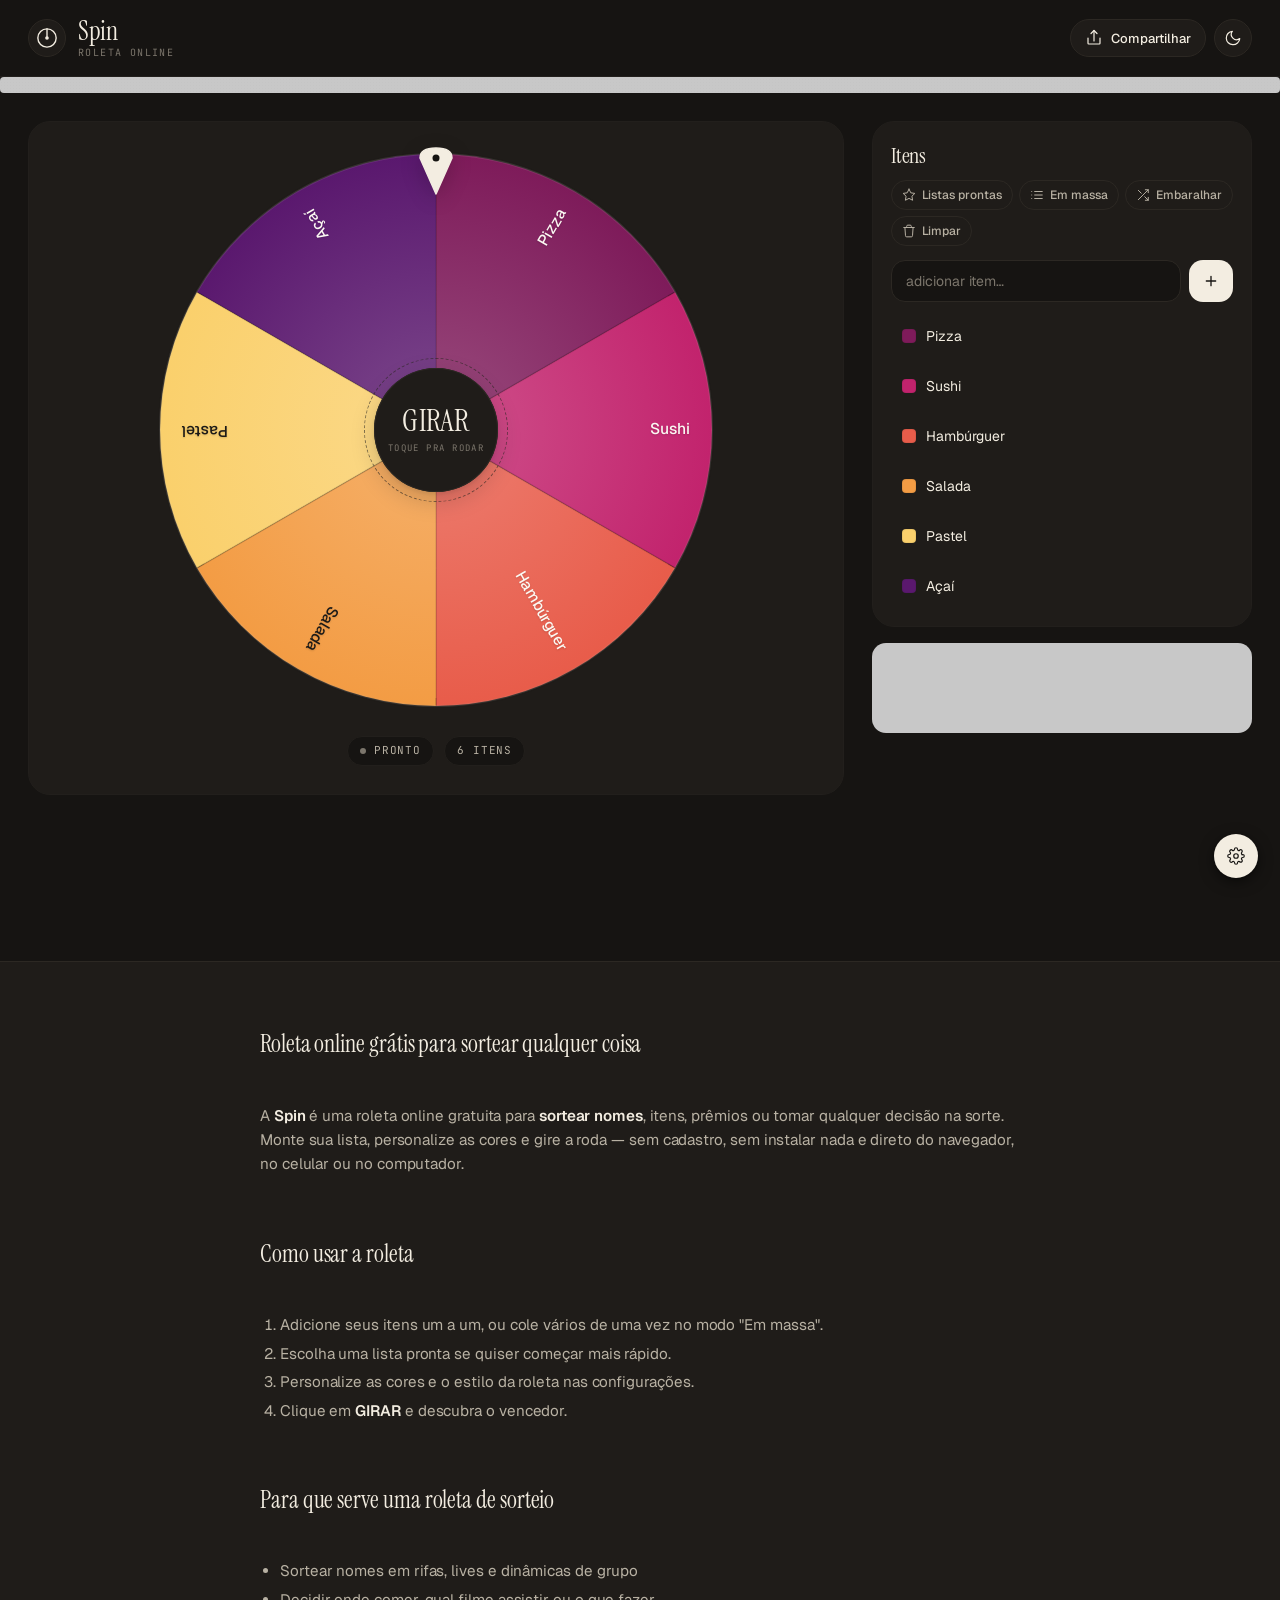
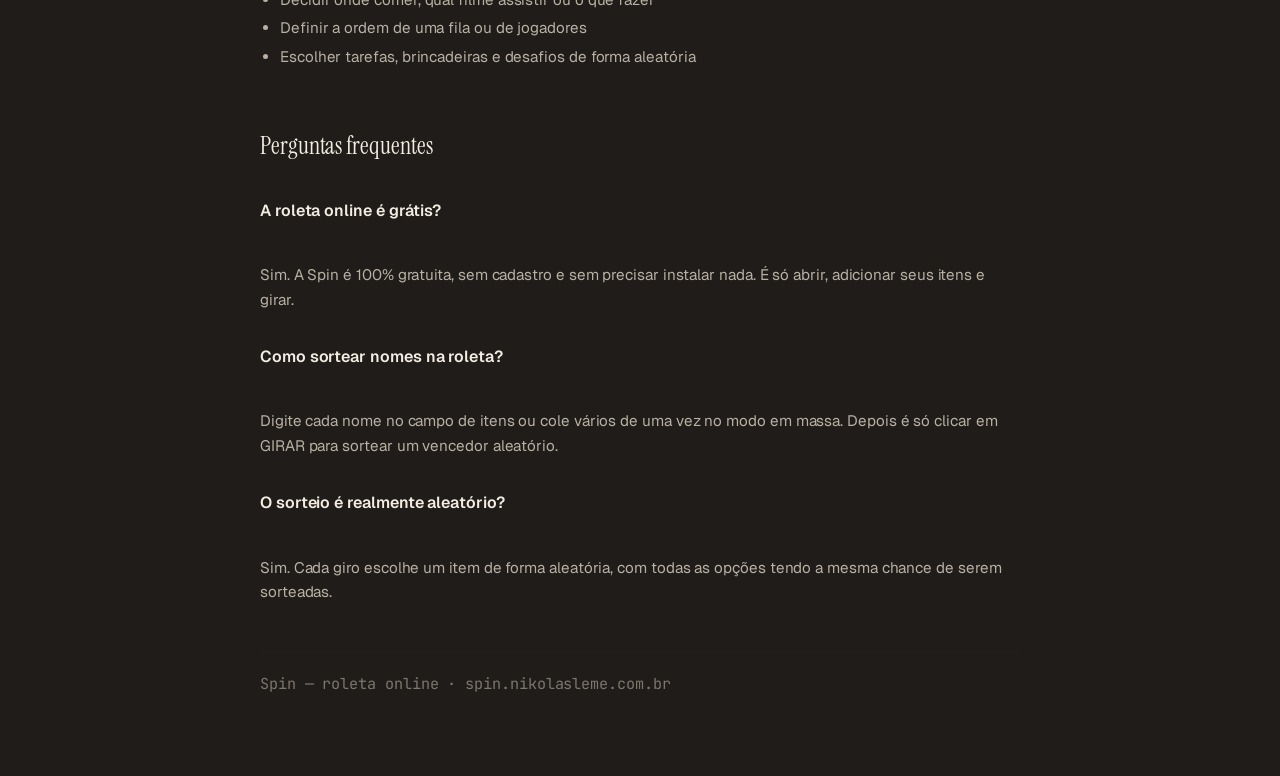
<file: index.html>
<!doctype html>
<html lang="pt-br">
  <head>
    <meta charset="utf-8" />
    <meta
      name="viewport"
      content="width=device-width, initial-scale=1, viewport-fit=cover"
    />
    <title>Roleta Online Grátis para Sortear Nomes e Itens | Spin</title>

    <!-- SEO -->
    <meta
      name="description"
      content="Roleta online grátis para sortear nomes, itens e tomar decisões. Adicione sua lista, personalize as cores e gire a roda da sorte. Sem cadastro, sem instalar."
    />
    <meta
      name="keywords"
      content="roleta online, roleta grátis, sorteador online, sortear nomes, roda da sorte online, roleta de nomes, roleta personalizável, sortear itens, girar roleta, sorteio online grátis, roleta de decisão"
    />
    <meta name="robots" content="index, follow, max-image-preview:large" />
    <meta name="author" content="Nikolas Leme" />
    <meta name="google-adsense-account" content="ca-pub-3601510452809822" />
    <meta name="theme-color" content="#eee6d8" media="(prefers-color-scheme: light)" />
    <meta name="theme-color" content="#161412" media="(prefers-color-scheme: dark)" />
    <link rel="canonical" href="https://spin.nikolasleme.com.br/" />

    <!-- Favicon / PWA -->
    <link rel="icon" href="/favicon.svg" type="image/svg+xml" />
    <link rel="apple-touch-icon" href="/favicon.svg" />
    <link rel="manifest" href="/site.webmanifest" />

    <!-- Open Graph -->
    <meta property="og:type" content="website" />
    <meta
      property="og:title"
      content="Roleta Online Grátis para Sortear Nomes e Itens | Spin"
    />
    <meta
      property="og:description"
      content="Roleta online grátis para sortear nomes, itens e tomar decisões. Adicione sua lista, personalize e gire a roda da sorte. Sem cadastro."
    />
    <meta property="og:url" content="https://spin.nikolasleme.com.br/" />
    <meta property="og:image" content="https://spin.nikolasleme.com.br/og-image.png" />
    <meta property="og:image:width" content="1200" />
    <meta property="og:image:height" content="630" />
    <meta property="og:image:alt" content="Spin — roleta online para sortear" />
    <meta property="og:locale" content="pt_BR" />
    <meta property="og:site_name" content="Spin" />

    <!-- Twitter Card -->
    <meta name="twitter:card" content="summary_large_image" />
    <meta
      name="twitter:title"
      content="Roleta Online Grátis para Sortear Nomes e Itens | Spin"
    />
    <meta
      name="twitter:description"
      content="Roleta online grátis para sortear nomes, itens e tomar decisões. Personalize e gire!"
    />
    <meta name="twitter:image" content="https://spin.nikolasleme.com.br/og-image.png" />

    <!-- Structured Data -->
    <script type="application/ld+json">
      {
        "@context": "https://schema.org",
        "@graph": [
          {
            "@type": "WebApplication",
            "name": "Spin — Roleta Online",
            "description": "Roleta online grátis para sortear nomes, itens e tomar decisões. Adicione sua lista, personalize as cores e gire!",
            "url": "https://spin.nikolasleme.com.br/",
            "applicationCategory": "UtilityApplication",
            "operatingSystem": "Web",
            "browserRequirements": "Requires JavaScript",
            "inLanguage": "pt-BR",
            "isAccessibleForFree": true,
            "offers": {
              "@type": "Offer",
              "price": "0",
              "priceCurrency": "BRL"
            },
            "featureList": [
              "Sortear nomes e itens personalizados",
              "Paletas de cores",
              "Histórico de sorteios",
              "Compartilhar via link",
              "Listas prontas"
            ]
          },
          {
            "@type": "FAQPage",
            "mainEntity": [
              {
                "@type": "Question",
                "name": "A roleta online é grátis?",
                "acceptedAnswer": {
                  "@type": "Answer",
                  "text": "Sim. A Spin é 100% gratuita, sem cadastro e sem precisar instalar nada. É só abrir, adicionar seus itens e girar."
                }
              },
              {
                "@type": "Question",
                "name": "Como sortear nomes na roleta?",
                "acceptedAnswer": {
                  "@type": "Answer",
                  "text": "Digite cada nome no campo de itens ou cole vários de uma vez no modo em massa. Depois é só clicar em GIRAR para sortear um vencedor aleatório."
                }
              },
              {
                "@type": "Question",
                "name": "O sorteio é realmente aleatório?",
                "acceptedAnswer": {
                  "@type": "Answer",
                  "text": "Sim. Cada giro escolhe um item de forma aleatória, com todas as opções tendo a mesma chance de serem sorteadas."
                }
              }
            ]
          }
        ]
      }
    </script>

    <link rel="preconnect" href="https://fonts.googleapis.com" />
    <link rel="preconnect" href="https://fonts.gstatic.com" crossorigin />
    <link
      rel="stylesheet"
      href="https://fonts.googleapis.com/css2?family=Instrument+Serif:ital@0;1&family=Geist:wght@300;400;500;600;700&family=JetBrains+Mono:wght@400;500&display=swap"
    />
    <link rel="stylesheet" href="css/style.css" />
    <!-- Google AdSense -->
    <script
      async
      src="https://pagead2.googlesyndication.com/pagead/js/adsbygoogle.js?client=ca-pub-3601510452809822"
      crossorigin="anonymous"
    ></script>
  </head>
  <body data-theme="light" data-palette="ember">
    <h1 class="sr-only">
      Roleta online grátis para sortear nomes, itens e tomar decisões
    </h1>
    <header class="topbar">
      <div class="brand">
        <span class="brand-mark" aria-hidden="true">
          <svg viewBox="0 0 24 24" width="22" height="22">
            <circle
              cx="12"
              cy="12"
              r="10"
              fill="none"
              stroke="currentColor"
              stroke-width="1.5"
            />
            <circle cx="12" cy="12" r="2" fill="currentColor" />
            <path
              d="M12 2 L12 12"
              stroke="currentColor"
              stroke-width="1.5"
              stroke-linecap="round"
            />
          </svg>
        </span>
        <div class="brand-text">
          <span class="brand-name">Spin</span>
          <span class="brand-sub">roleta online</span>
        </div>
      </div>

      <div class="topbar-actions">
        <button
          class="icon-btn"
          id="btn-share"
          title="Compartilhar (link)"
          aria-label="Compartilhar"
        >
          <svg
            viewBox="0 0 24 24"
            width="18"
            height="18"
            fill="none"
            stroke="currentColor"
            stroke-width="1.6"
            stroke-linecap="round"
            stroke-linejoin="round"
          >
            <path d="M4 12v7a1 1 0 0 0 1 1h14a1 1 0 0 0 1-1v-7" />
            <path d="M16 6l-4-4-4 4" />
            <path d="M12 2v14" />
          </svg>
          <span>Compartilhar</span>
        </button>
        <button
          class="icon-btn icon-only"
          id="btn-theme"
          title="Alternar tema"
          aria-label="Alternar tema"
        >
          <svg
            class="ic-sun"
            viewBox="0 0 24 24"
            width="18"
            height="18"
            fill="none"
            stroke="currentColor"
            stroke-width="1.6"
            stroke-linecap="round"
          >
            <circle cx="12" cy="12" r="4" />
            <path
              d="M12 2v2M12 20v2M4.93 4.93l1.41 1.41M17.66 17.66l1.41 1.41M2 12h2M20 12h2M4.93 19.07l1.41-1.41M17.66 6.34l1.41-1.41"
            />
          </svg>
          <svg
            class="ic-moon"
            viewBox="0 0 24 24"
            width="18"
            height="18"
            fill="none"
            stroke="currentColor"
            stroke-width="1.6"
            stroke-linecap="round"
            stroke-linejoin="round"
          >
            <path d="M21 12.8A9 9 0 1 1 11.2 3a7 7 0 0 0 9.8 9.8z" />
          </svg>
        </button>
      </div>
    </header>

    <!-- Ad: banner horizontal -->
    <div class="ad-unit ad-unit--banner">
      <ins
        class="adsbygoogle"
        style="display: block"
        data-ad-client="ca-pub-3601510452809822"
        data-ad-slot="1111111111"
        data-ad-format="auto"
        data-full-width-responsive="true"
      ></ins>
      <script>
        (adsbygoogle = window.adsbygoogle || []).push({});
      </script>
    </div>

    <main class="layout">
      <!-- WHEEL STAGE -->
      <section class="stage" aria-label="Roleta">
        <div class="stage-inner">
          <div class="pointer" id="pointer" aria-hidden="true">
            <svg viewBox="0 0 40 56" width="40" height="56">
              <path
                d="M20 50 L4 14 Q4 4 20 4 Q36 4 36 14 Z"
                fill="var(--pointer-fill)"
                stroke="var(--pointer-stroke)"
                stroke-width="1.5"
                stroke-linejoin="round"
              />
              <circle cx="20" cy="14" r="3.5" fill="var(--bg)" />
            </svg>
          </div>

          <div class="wheel-wrap">
            <canvas
              id="wheel"
              width="900"
              height="900"
              aria-label="Roleta com itens"
            ></canvas>
            <button class="spin-hub" id="btn-spin" aria-label="Girar roleta">
              <span class="spin-hub-inner">
                <span class="spin-hub-label">GIRAR</span>
                <span class="spin-hub-sub" id="spin-sub">toque pra rodar</span>
              </span>
            </button>
          </div>

          <div class="stage-status">
            <span class="status-pill" id="status-pill">
              <span class="dot"></span>
              <span id="status-text">pronto</span>
            </span>
            <span class="count-pill" id="count-pill">0 itens</span>
          </div>
        </div>
      </section>

      <!-- SIDEBAR -->
      <aside class="sidebar">
        <div class="panel">
          <header class="panel-head">
            <h2>Itens</h2>
            <div class="panel-actions">
              <button
                class="ghost-btn"
                id="btn-presets"
                title="Escolher lista pronta"
              >
                <svg
                  viewBox="0 0 24 24"
                  width="14"
                  height="14"
                  fill="none"
                  stroke="currentColor"
                  stroke-width="1.7"
                  stroke-linecap="round"
                  stroke-linejoin="round"
                >
                  <path
                    d="M12 2l3.09 6.26L22 9.27l-5 4.87 1.18 6.88L12 17.77l-6.18 3.25L7 14.14 2 9.27l6.91-1.01L12 2z"
                  />
                </svg>
                Listas prontas
              </button>
              <button
                class="ghost-btn"
                id="btn-bulk"
                title="Adicionar vários itens de uma vez"
              >
                <svg
                  viewBox="0 0 24 24"
                  width="14"
                  height="14"
                  fill="none"
                  stroke="currentColor"
                  stroke-width="1.7"
                  stroke-linecap="round"
                  stroke-linejoin="round"
                >
                  <path d="M8 6h13" />
                  <path d="M8 12h13" />
                  <path d="M8 18h13" />
                  <path d="M3 6h.01" />
                  <path d="M3 12h.01" />
                  <path d="M3 18h.01" />
                </svg>
                Em massa
              </button>
              <button
                class="ghost-btn"
                id="btn-shuffle"
                title="Embaralhar ordem"
              >
                <svg
                  viewBox="0 0 24 24"
                  width="14"
                  height="14"
                  fill="none"
                  stroke="currentColor"
                  stroke-width="1.7"
                  stroke-linecap="round"
                  stroke-linejoin="round"
                >
                  <path d="M16 3h5v5" />
                  <path d="M4 20L21 3" />
                  <path d="M21 16v5h-5" />
                  <path d="M15 15l6 6" />
                  <path d="M4 4l5 5" />
                </svg>
                Embaralhar
              </button>
              <button
                class="ghost-btn ghost-btn--danger"
                id="btn-clear"
                title="Limpar todos"
              >
                <svg
                  viewBox="0 0 24 24"
                  width="14"
                  height="14"
                  fill="none"
                  stroke="currentColor"
                  stroke-width="1.7"
                  stroke-linecap="round"
                  stroke-linejoin="round"
                >
                  <path d="M3 6h18" />
                  <path d="M8 6V4a2 2 0 0 1 2-2h4a2 2 0 0 1 2 2v2" />
                  <path d="M19 6l-1 14a2 2 0 0 1-2 2H8a2 2 0 0 1-2-2L5 6" />
                </svg>
                Limpar
              </button>
            </div>
          </header>

          <form class="add-row" id="add-form" autocomplete="off">
            <input
              type="text"
              id="add-input"
              placeholder="adicionar item…"
              maxlength="40"
            />
            <button type="submit" class="primary-btn" aria-label="Adicionar">
              <svg
                viewBox="0 0 24 24"
                width="16"
                height="16"
                fill="none"
                stroke="currentColor"
                stroke-width="2"
                stroke-linecap="round"
              >
                <path d="M12 5v14M5 12h14" />
              </svg>
            </button>
          </form>

          <ul class="item-list" id="item-list" aria-label="Lista de itens"></ul>

          <div class="empty-state" id="empty-state" hidden>
            <div class="empty-art" aria-hidden="true">
              <svg
                viewBox="0 0 64 64"
                width="56"
                height="56"
                fill="none"
                stroke="currentColor"
                stroke-width="1.2"
              >
                <circle cx="32" cy="32" r="22" />
                <path
                  d="M32 10v44M10 32h44M16 16l32 32M48 16L16 48"
                  stroke-dasharray="2 4"
                />
              </svg>
            </div>
            <p>Adicione alguns itens pra começar.</p>
            <button class="link-btn" id="btn-demo">
              escolher lista pronta
            </button>
          </div>
        </div>

        <!-- Ad: sidebar entre painéis -->
        <div class="ad-unit ad-unit--sidebar">
          <ins
            class="adsbygoogle"
            style="display: block"
            data-ad-client="ca-pub-3601510452809822"
            data-ad-slot="2222222222"
            data-ad-format="auto"
            data-full-width-responsive="true"
          ></ins>
          <script>
            (adsbygoogle = window.adsbygoogle || []).push({});
          </script>
        </div>

        <div class="panel panel--history" id="history-panel" hidden>
          <header class="panel-head">
            <h2>Histórico</h2>
            <button
              class="ghost-btn"
              id="btn-history-clear"
              title="Limpar histórico"
            >
              Limpar
            </button>
          </header>
          <ol class="history-list" id="history-list"></ol>
        </div>
      </aside>
    </main>

    <!-- SEO CONTENT -->
    <footer class="seo-content">
      <div class="seo-inner">
        <section>
          <h2>Roleta online grátis para sortear qualquer coisa</h2>
          <p>
            A <strong>Spin</strong> é uma roleta online gratuita para
            <strong>sortear nomes</strong>, itens, prêmios ou tomar qualquer
            decisão na sorte. Monte sua lista, personalize as cores e gire a
            roda — sem cadastro, sem instalar nada e direto do navegador, no
            celular ou no computador.
          </p>
        </section>

        <section>
          <h2>Como usar a roleta</h2>
          <ol>
            <li>Adicione seus itens um a um, ou cole vários de uma vez no modo "Em massa".</li>
            <li>Escolha uma lista pronta se quiser começar mais rápido.</li>
            <li>Personalize as cores e o estilo da roleta nas configurações.</li>
            <li>Clique em <strong>GIRAR</strong> e descubra o vencedor.</li>
          </ol>
        </section>

        <section>
          <h2>Para que serve uma roleta de sorteio</h2>
          <ul>
            <li>Sortear nomes em rifas, lives e dinâmicas de grupo</li>
            <li>Decidir onde comer, qual filme assistir ou o que fazer</li>
            <li>Definir a ordem de uma fila ou de jogadores</li>
            <li>Escolher tarefas, brincadeiras e desafios de forma aleatória</li>
          </ul>
        </section>

        <section>
          <h2>Perguntas frequentes</h2>
          <h3>A roleta online é grátis?</h3>
          <p>
            Sim. A Spin é 100% gratuita, sem cadastro e sem precisar instalar
            nada. É só abrir, adicionar seus itens e girar.
          </p>
          <h3>Como sortear nomes na roleta?</h3>
          <p>
            Digite cada nome no campo de itens ou cole vários de uma vez no
            modo em massa. Depois é só clicar em GIRAR para sortear um vencedor
            aleatório.
          </p>
          <h3>O sorteio é realmente aleatório?</h3>
          <p>
            Sim. Cada giro escolhe um item de forma aleatória, com todas as
            opções tendo a mesma chance de serem sorteadas.
          </p>
        </section>

        <p class="seo-credit">Spin — roleta online · spin.nikolasleme.com.br</p>
      </div>
    </footer>

    <!-- RESULT MODAL -->
    <div class="result-overlay" id="result-overlay" hidden>
      <div
        class="result-card"
        role="dialog"
        aria-modal="true"
        aria-labelledby="result-name"
      >
        <button class="result-close" id="btn-result-close" aria-label="Fechar">
          <svg
            viewBox="0 0 24 24"
            width="16"
            height="16"
            fill="none"
            stroke="currentColor"
            stroke-width="1.8"
            stroke-linecap="round"
          >
            <path d="M6 6l12 12M18 6L6 18" />
          </svg>
        </button>
        <div class="result-eyebrow">o vencedor é</div>
        <div class="result-swatch" id="result-swatch"></div>
        <div class="result-name" id="result-name">—</div>
        <div class="result-meta" id="result-meta"></div>
        <div class="result-actions">
          <button class="primary-btn primary-btn--lg" id="btn-result-again">
            Girar de novo
          </button>
          <button class="ghost-btn" id="btn-result-remove">
            Remover dos itens
          </button>
          <button class="ghost-btn ghost-btn--troll" id="btn-result-disable-troll" hidden>
            Desativar modo troll
          </button>
        </div>
      </div>
    </div>

    <!-- PRESETS MODAL -->
    <div class="presets-overlay" id="presets-overlay" hidden>
      <div
        class="presets-card"
        role="dialog"
        aria-modal="true"
        aria-labelledby="presets-title"
      >
        <button class="result-close" id="btn-presets-close" aria-label="Fechar">
          <svg
            viewBox="0 0 24 24"
            width="16"
            height="16"
            fill="none"
            stroke="currentColor"
            stroke-width="1.8"
            stroke-linecap="round"
          >
            <path d="M6 6l12 12M18 6L6 18" />
          </svg>
        </button>
        <div class="result-eyebrow">listas prontas</div>
        <h2 class="bulk-title" id="presets-title">Escolher lista</h2>
        <div class="presets-grid" id="presets-grid"></div>
        <div class="presets-preview" id="presets-preview" hidden>
          <div class="presets-preview-label" id="presets-preview-label"></div>
          <div class="presets-preview-items" id="presets-preview-items"></div>
        </div>
        <div class="result-actions">
          <button
            class="primary-btn primary-btn--lg"
            id="btn-presets-replace"
            disabled
          >
            Substituir lista
          </button>
          <button class="ghost-btn" id="btn-presets-append" disabled>
            Adicionar aos existentes
          </button>
        </div>
      </div>
    </div>

    <!-- BULK ADD MODAL -->
    <div class="bulk-overlay" id="bulk-overlay" hidden>
      <div
        class="bulk-card"
        role="dialog"
        aria-modal="true"
        aria-labelledby="bulk-title"
      >
        <button class="result-close" id="btn-bulk-close" aria-label="Fechar">
          <svg
            viewBox="0 0 24 24"
            width="16"
            height="16"
            fill="none"
            stroke="currentColor"
            stroke-width="1.8"
            stroke-linecap="round"
          >
            <path d="M6 6l12 12M18 6L6 18" />
          </svg>
        </button>
        <div class="result-eyebrow">adicionar em massa</div>
        <h2 class="bulk-title" id="bulk-title">Colar itens</h2>
        <p class="bulk-hint">Um item por linha, ou separados por vírgula</p>
        <textarea
          class="bulk-textarea"
          id="bulk-input"
          placeholder="Pizza&#10;Sushi&#10;Hambúrguer, Salada&#10;Pastel"
          rows="8"
        ></textarea>
        <div class="bulk-preview" id="bulk-preview">0 itens encontrados</div>
        <div class="result-actions">
          <button
            class="primary-btn primary-btn--lg"
            id="btn-bulk-replace"
            disabled
          >
            Substituir lista
          </button>
          <button class="ghost-btn" id="btn-bulk-append" disabled>
            Adicionar aos existentes
          </button>
        </div>
      </div>
    </div>

    <!-- CONFETTI / TICK CANVAS -->
    <canvas id="fx" class="fx-canvas" aria-hidden="true"></canvas>

    <!-- TOAST -->
    <div class="toast" id="toast" hidden></div>

    <!-- TWEAKS FAB + PANEL -->
    <button class="tweaks-fab" id="tweaks-fab" hidden aria-label="Abrir Tweaks">
      <svg
        viewBox="0 0 24 24"
        width="18"
        height="18"
        fill="none"
        stroke="currentColor"
        stroke-width="1.6"
        stroke-linecap="round"
      >
        <circle cx="12" cy="12" r="3" />
        <path
          d="M19.4 15a1.65 1.65 0 0 0 .33 1.82l.06.06a2 2 0 1 1-2.83 2.83l-.06-.06a1.65 1.65 0 0 0-1.82-.33 1.65 1.65 0 0 0-1 1.51V21a2 2 0 1 1-4 0v-.09A1.65 1.65 0 0 0 9 19.4a1.65 1.65 0 0 0-1.82.33l-.06.06a2 2 0 1 1-2.83-2.83l.06-.06A1.65 1.65 0 0 0 4.6 15a1.65 1.65 0 0 0-1.51-1H3a2 2 0 1 1 0-4h.09A1.65 1.65 0 0 0 4.6 9a1.65 1.65 0 0 0-.33-1.82l-.06-.06a2 2 0 1 1 2.83-2.83l.06.06A1.65 1.65 0 0 0 9 4.6a1.65 1.65 0 0 0 1-1.51V3a2 2 0 1 1 4 0v.09A1.65 1.65 0 0 0 15 4.6a1.65 1.65 0 0 0 1.82-.33l.06-.06a2 2 0 1 1 2.83 2.83l-.06.06A1.65 1.65 0 0 0 19.4 9c.36.95.49 1.99 1.51 1H21a2 2 0 1 1 0 4h-.09a1.65 1.65 0 0 0-1.51 1z"
        />
      </svg>
    </button>

    <aside class="tweaks-panel" id="tweaks-panel" hidden>
      <header class="tweaks-head">
        <h3>Configurações</h3>
        <button
          class="icon-btn icon-only"
          id="tweaks-close"
          aria-label="Fechar"
        >
          <svg
            viewBox="0 0 24 24"
            width="16"
            height="16"
            fill="none"
            stroke="currentColor"
            stroke-width="1.8"
            stroke-linecap="round"
          >
            <path d="M6 6l12 12M18 6L6 18" />
          </svg>
        </button>
      </header>
      <div class="tweaks-body" id="tweaks-body"></div>
    </aside>

    <!-- editable defaults -->
    <script>
      window.TWEAK_DEFAULTS = /*EDITMODE-BEGIN*/ {
        palette: "sunset",
        pointerStyle: "top",
        spinPower: 55,
        sound: true,
        confetti: true,
        showHistory: true,
        wheelStyle: "ringed",
        removeOnWin: false,
        troll: false,
      } /*EDITMODE-END*/;
    </script>

    <script src="js/utils.js"></script>
    <script src="js/storage.js"></script>
    <script src="js/state.js"></script>
    <script src="js/wheel.js"></script>
    <script src="js/animation.js"></script>
    <script src="js/fx.js"></script>
    <script src="js/tweaks.js"></script>
    <script src="js/items.js"></script>
    <script src="js/render.js"></script>
    <script src="js/modals.js"></script>
    <script src="js/presets.js"></script>
    <script src="js/troll.js"></script>
    <script src="js/app.js"></script>
  </body>
</html>
</file>
<file: css/style.css>
/* style.css — entry point
   SPIN — Roleta dinâmica
   Type: Instrument Serif (display) + Geist (UI) + JetBrains Mono (numbers)
*/

@import "variables.css";
@import "reset.css";
@import "animations.css";
@import "layout.css";
@import "topbar.css";
@import "buttons.css";
@import "stage.css";
@import "sidebar.css";
@import "item-list.css";
@import "empty-state.css";
@import "history.css";
@import "modal-result.css";
@import "modal-presets.css";
@import "modal-bulk.css";
@import "locked-state.css";
@import "effects.css";
@import "toast.css";
@import "tweaks.css";
@import "ads.css";
@import "seo.css";
@import "responsive.css";
</file>
